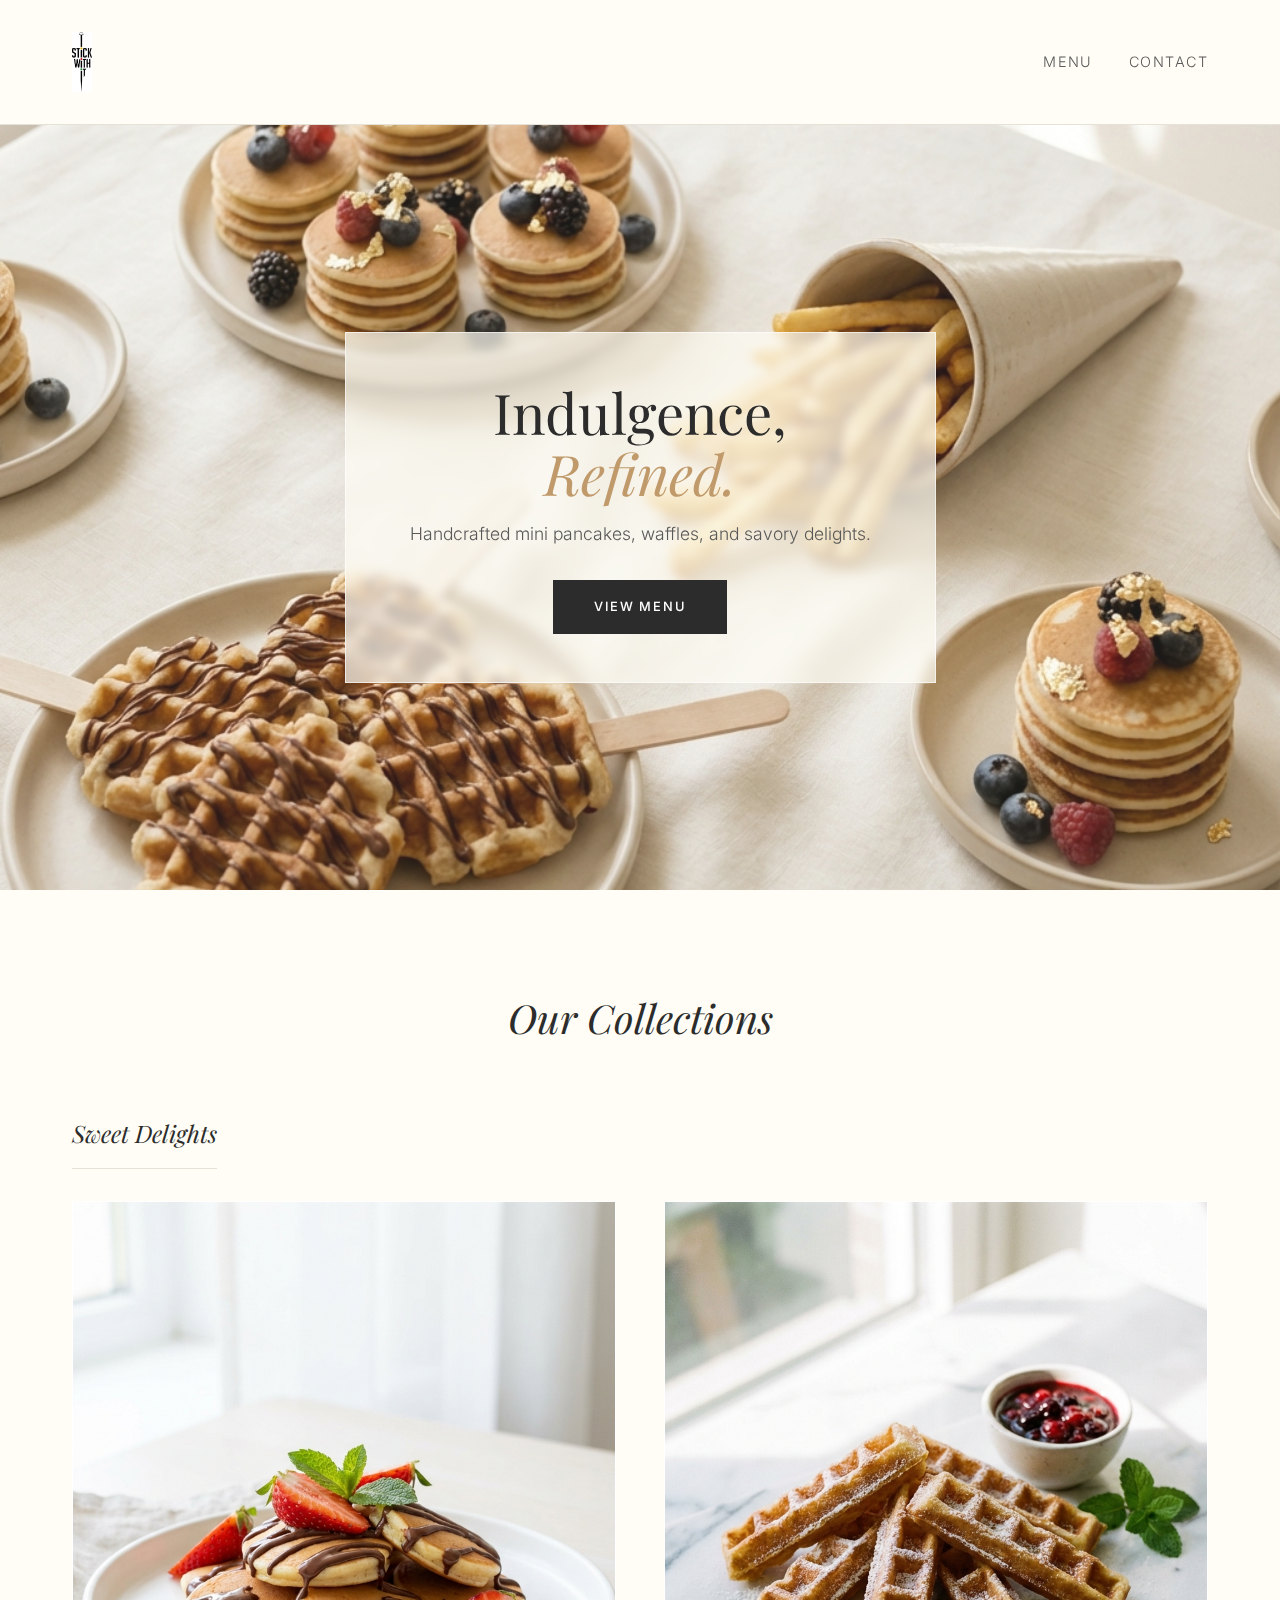
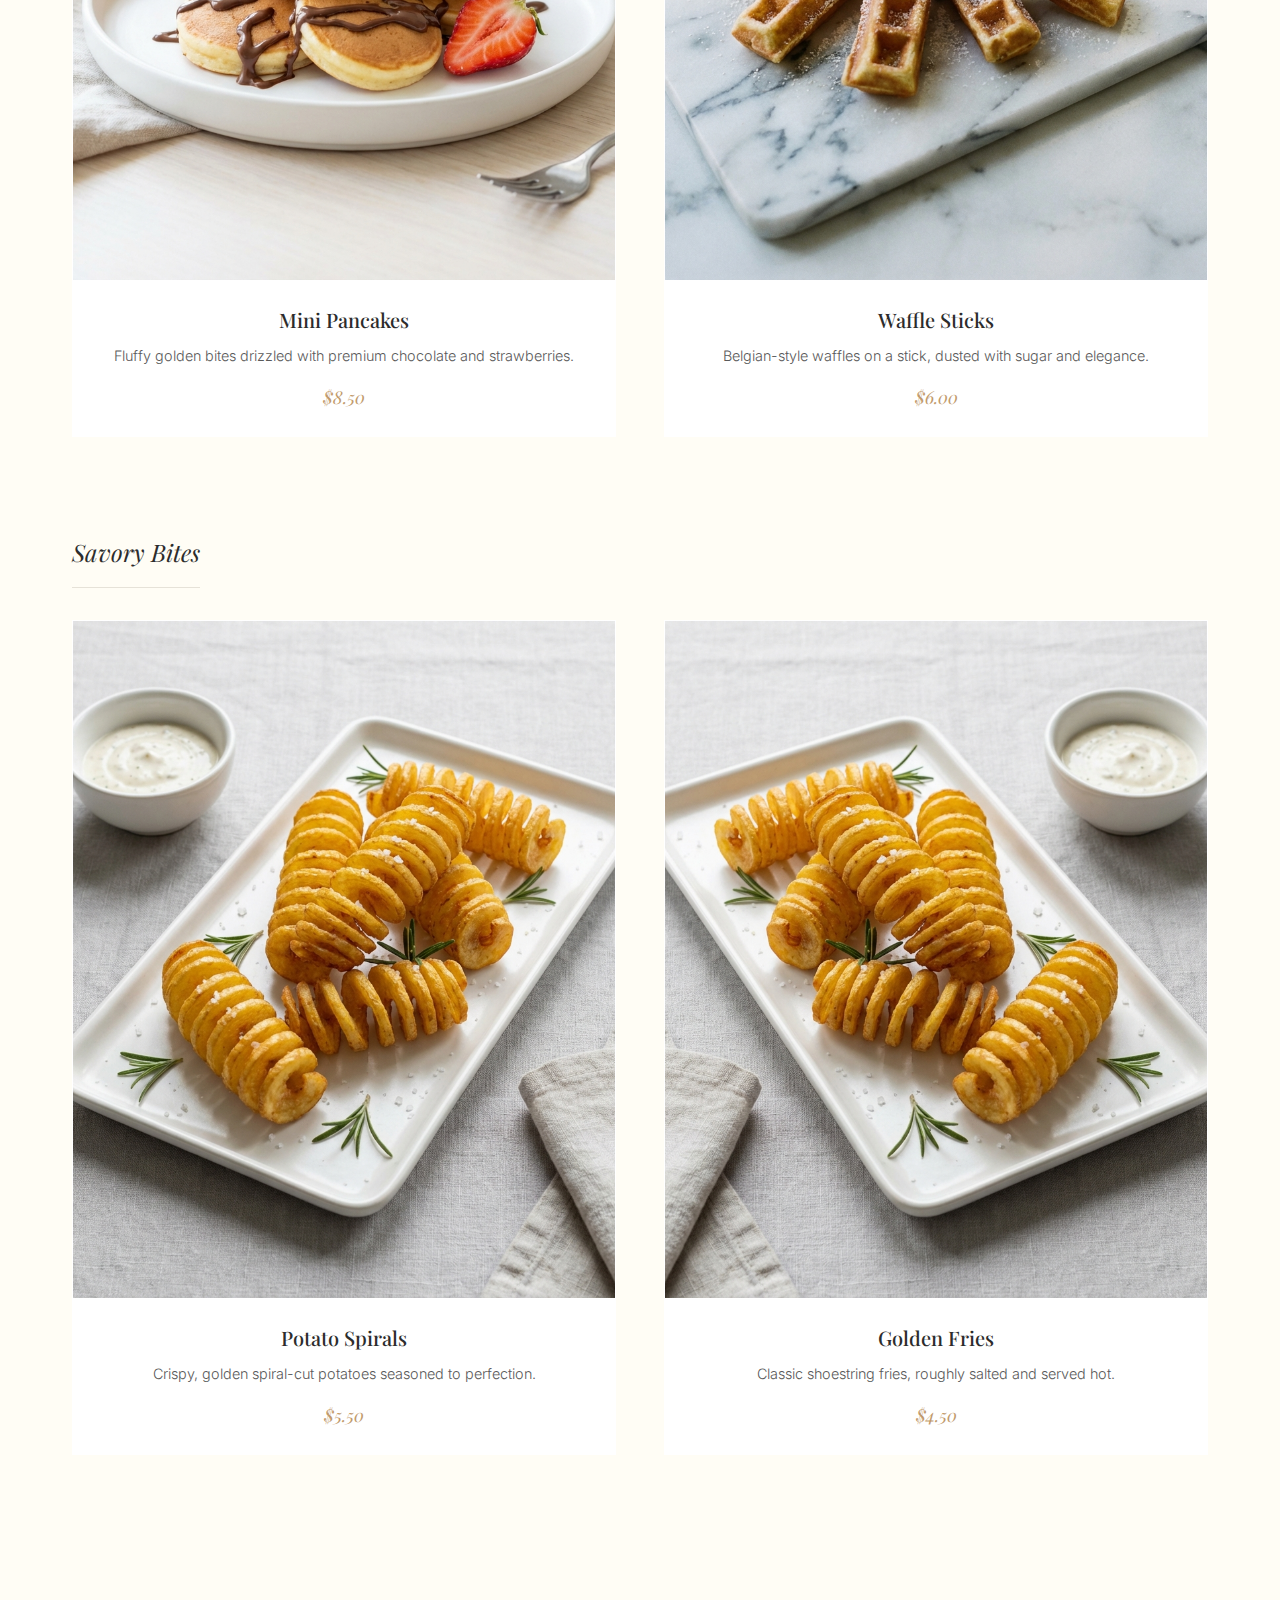
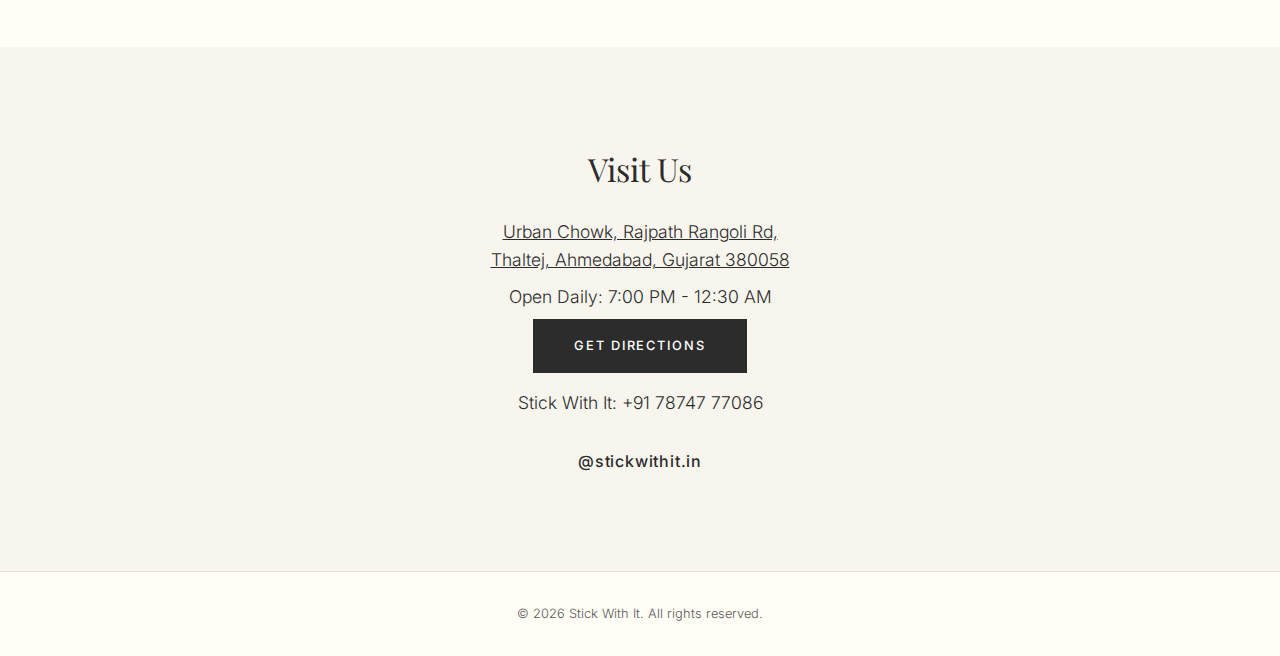
<file: index.html>
<!DOCTYPE html>
<html lang="en">

<head>
    <meta charset="UTF-8">
    <meta name="viewport" content="width=device-width, initial-scale=1.0">
    <title>Stick With It | Minimalist Desserts</title>
    <link rel="preconnect" href="https://fonts.googleapis.com">
    <link rel="preconnect" href="https://fonts.gstatic.com" crossorigin>
    <link
        href="https://fonts.googleapis.com/css2?family=Inter:wght@300;400;500&family=Playfair+Display:ital,wght@0,400;0,600;1,400&display=swap"
        rel="stylesheet">
    <link rel="stylesheet" href="styles.css">
</head>

<body>
    <header class="site-header">
        <div class="container header-content">
            <a href="#" class="logo-link">
                <img src="assets/logo.png" alt="Stick With It" class="logo-img">
            </a>
            <nav class="site-nav">
                <a href="#menu" class="nav-link">Menu</a>
                <a href="#contact" class="nav-link">Contact</a>
            </nav>
        </div>
    </header>

    <main>
        <section class="hero">
            <div class="hero-image-container">
                <img src="assets/hero.png" alt="Elegant dessert spread" class="hero-image">
            </div>
            <div class="hero-text-overlay">
                <h1 class="hero-title">Indulgence, <br><em>Refined.</em></h1>
                <p class="hero-subtitle">Handcrafted mini pancakes, waffles, and savory delights.</p>
                <a href="#menu" class="btn btn-primary">View Menu</a>
            </div>
        </section>

        <section id="menu" class="menu-section">
            <div class="container">
                <h2 class="section-title">Our Collections</h2>

                <div class="category-group">
                    <h3 class="category-title">Sweet Delights</h3>
                    <div class="product-grid">
                        <article class="product-card">
                            <div class="card-image-wrapper">
                                <img src="assets/pancakes.png" alt="Mini Pancakes" class="product-image">
                            </div>
                            <div class="card-content">
                                <h4 class="product-title">Mini Pancakes</h4>
                                <p class="product-desc">Fluffy golden bites drizzled with premium chocolate and
                                    strawberries.</p>
                                <span class="product-price">$8.50</span>
                            </div>
                        </article>

                        <article class="product-card">
                            <div class="card-image-wrapper">
                                <img src="assets/waffles.png" alt="Waffle Sticks" class="product-image">
                            </div>
                            <div class="card-content">
                                <h4 class="product-title">Waffle Sticks</h4>
                                <p class="product-desc">Belgian-style waffles on a stick, dusted with sugar and
                                    elegance.</p>
                                <span class="product-price">$6.00</span>
                            </div>
                        </article>
                    </div>
                </div>

                <div class="category-group">
                    <h3 class="category-title">Savory Bites</h3>
                    <div class="product-grid">
                        <article class="product-card">
                            <div class="card-image-wrapper">
                                <img src="assets/fries.png" alt="Potato Spirals" class="product-image">
                            </div>
                            <div class="card-content">
                                <h4 class="product-title">Potato Spirals</h4>
                                <p class="product-desc">Crispy, golden spiral-cut potatoes seasoned to perfection.</p>
                                <span class="product-price">$5.50</span>
                            </div>
                        </article>

                        <article class="product-card">
                            <!-- Placeholder for regular fries if needed, or reuse fries image for now -->
                            <div class="card-image-wrapper">
                                <img src="assets/fries.png" alt="Golden Fries" class="product-image"
                                    style="transform: scaleX(-1);"> <!-- Mirrored for variety -->
                            </div>
                            <div class="card-content">
                                <h4 class="product-title">Golden Fries</h4>
                                <p class="product-desc">Classic shoestring fries, roughly salted and served hot.</p>
                                <span class="product-price">$4.50</span>
                            </div>
                        </article>
                    </div>
                </div>
            </div>
        </section>

        <section id="contact" class="contact-section">
            <div class="container">
                <div class="contact-box">
                    <h2 class="contact-title">Visit Us</h2>
                    <p class="contact-text">
                        <a href="https://maps.app.goo.gl/DTcaXW2gYhM1CiKQ9" target="_blank"
                            style="text-decoration: underline;">
                            Urban Chowk, Rajpath Rangoli Rd,<br>
                            Thaltej, Ahmedabad, Gujarat 380058
                        </a>
                    </p>
                    <p class="contact-text">Open Daily: 7:00 PM - 12:30 AM</p>
                    <div class="contact-actions">
                        <a href="https://maps.app.goo.gl/DTcaXW2gYhM1CiKQ9" target="_blank" class="btn btn-primary"
                            style="margin-bottom: 1rem;">Get Directions</a>
                    </div>
                    <p class="contact-text">Stick With It: <a href="tel:+917874777086">+91 78747 77086</a></p>
                    <div class="social-links">
                        <a href="https://www.instagram.com/stickwithit.in/" target="_blank">@stickwithit.in</a>
                    </div>
                </div>
            </div>
        </section>
    </main>

    <footer class="site-footer">
        <div class="container">
            <p>&copy; 2026 Stick With It. All rights reserved.</p>
        </div>
    </footer>

    <script>
        // Universal Maps Link Logic
        document.addEventListener('DOMContentLoaded', function () {
            var isIOS = /iPad|iPhone|iPod|Macintosh/.test(navigator.userAgent) && !window.MSStream;
            var directionsBtn = document.getElementById('directions-btn');

            if (isIOS && directionsBtn) {
                // Open in Apple Maps on iOS devices
                // Using q=Name and ll=Coordinates
                directionsBtn.href = "http://maps.apple.com/?q=Stick+With+It&ll=23.0364297,72.4811852";
            }
        });
    </script>
</body>

</html>
</file>
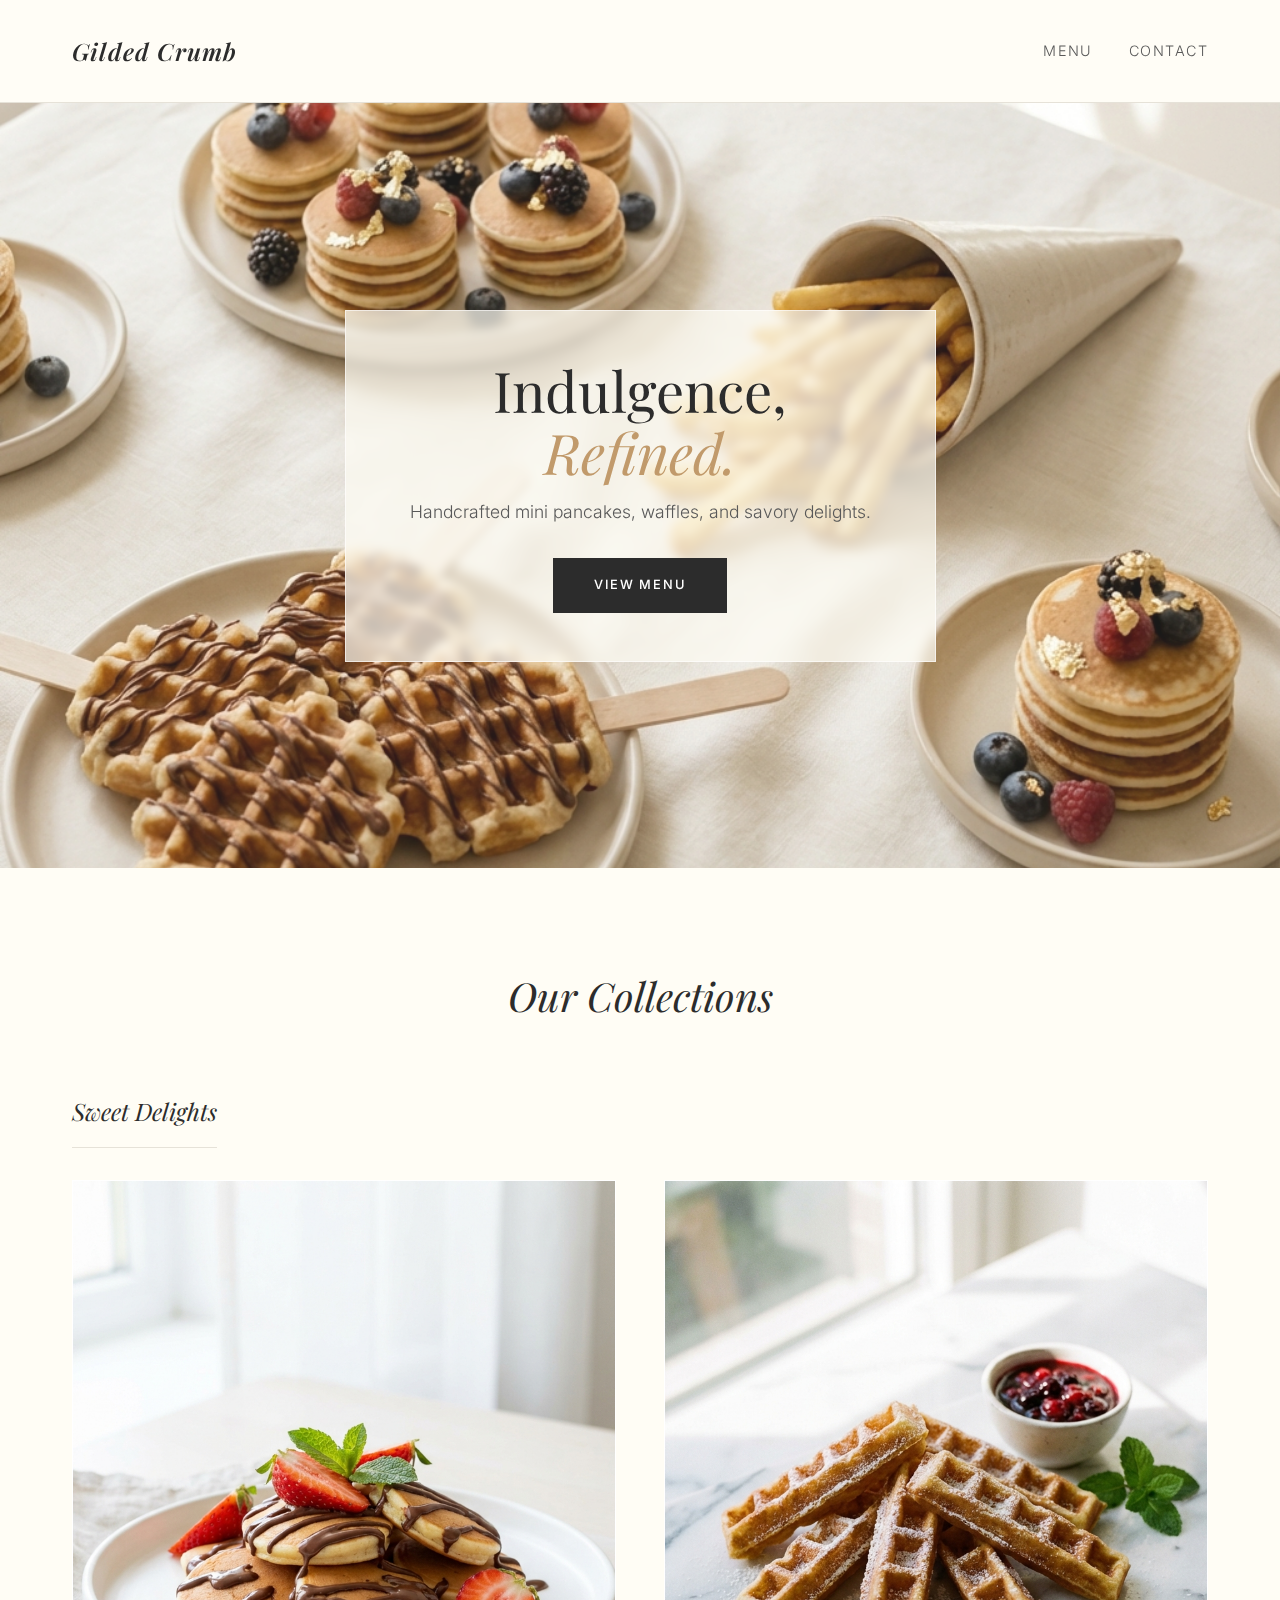
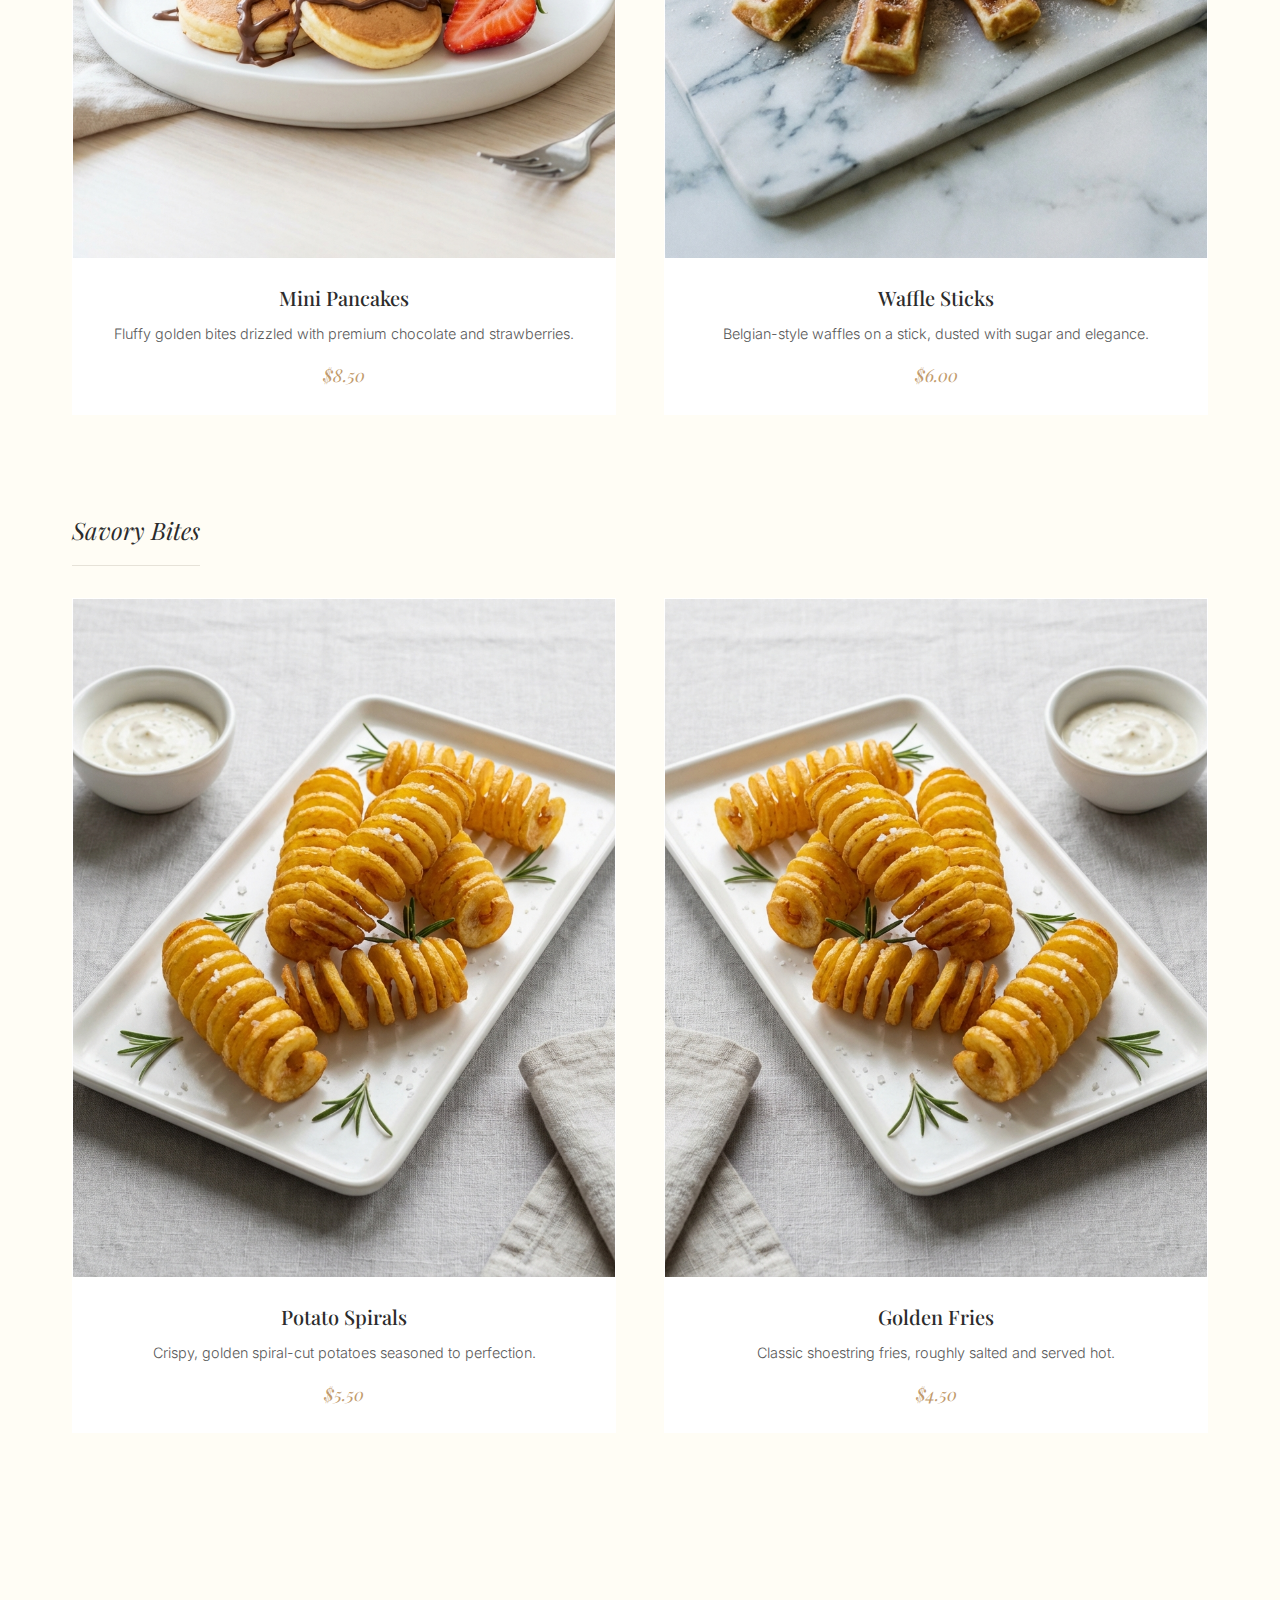
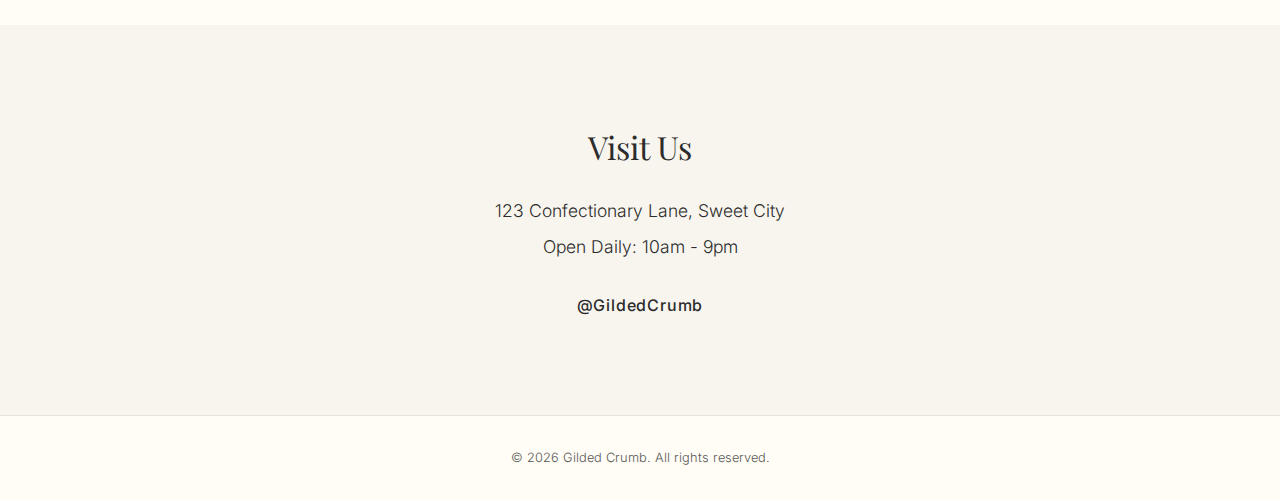
<file: stick-with-it/index.html>
<!DOCTYPE html>
<html lang="en">
<head>
    <meta charset="UTF-8">
    <meta name="viewport" content="width=device-width, initial-scale=1.0">
    <title>Gilded Crumb | Minimalist Desserts</title>
    <link rel="preconnect" href="https://fonts.googleapis.com">
    <link rel="preconnect" href="https://fonts.gstatic.com" crossorigin>
    <link href="https://fonts.googleapis.com/css2?family=Inter:wght@300;400;500&family=Playfair+Display:ital,wght@0,400;0,600;1,400&display=swap" rel="stylesheet">
    <link rel="stylesheet" href="styles.css">
</head>
<body>
    <header class="site-header">
        <div class="container header-content">
            <a href="#" class="logo">Gilded Crumb</a>
            <nav class="site-nav">
                <a href="#menu" class="nav-link">Menu</a>
                <a href="#contact" class="nav-link">Contact</a>
            </nav>
        </div>
    </header>

    <main>
        <section class="hero">
            <div class="hero-image-container">
                <img src="assets/hero.png" alt="Elegant dessert spread" class="hero-image">
            </div>
            <div class="hero-text-overlay">
                <h1 class="hero-title">Indulgence, <br><em>Refined.</em></h1>
                <p class="hero-subtitle">Handcrafted mini pancakes, waffles, and savory delights.</p>
                <a href="#menu" class="btn btn-primary">View Menu</a>
            </div>
        </section>

        <section id="menu" class="menu-section">
            <div class="container">
                <h2 class="section-title">Our Collections</h2>
                
                <div class="category-group">
                    <h3 class="category-title">Sweet Delights</h3>
                    <div class="product-grid">
                        <article class="product-card">
                            <div class="card-image-wrapper">
                                <img src="assets/pancakes.png" alt="Mini Pancakes" class="product-image">
                            </div>
                            <div class="card-content">
                                <h4 class="product-title">Mini Pancakes</h4>
                                <p class="product-desc">Fluffy golden bites drizzled with premium chocolate and strawberries.</p>
                                <span class="product-price">$8.50</span>
                            </div>
                        </article>

                        <article class="product-card">
                            <div class="card-image-wrapper">
                                <img src="assets/waffles.png" alt="Waffle Sticks" class="product-image">
                            </div>
                            <div class="card-content">
                                <h4 class="product-title">Waffle Sticks</h4>
                                <p class="product-desc">Belgian-style waffles on a stick, dusted with sugar and elegance.</p>
                                <span class="product-price">$6.00</span>
                            </div>
                        </article>
                    </div>
                </div>

                <div class="category-group">
                    <h3 class="category-title">Savory Bites</h3>
                    <div class="product-grid">
                        <article class="product-card">
                            <div class="card-image-wrapper">
                                <img src="assets/fries.png" alt="Potato Spirals" class="product-image">
                            </div>
                            <div class="card-content">
                                <h4 class="product-title">Potato Spirals</h4>
                                <p class="product-desc">Crispy, golden spiral-cut potatoes seasoned to perfection.</p>
                                <span class="product-price">$5.50</span>
                            </div>
                        </article>
                        
                         <article class="product-card">
                            <!-- Placeholder for regular fries if needed, or reuse fries image for now -->
                             <div class="card-image-wrapper">
                                <img src="assets/fries.png" alt="Golden Fries" class="product-image" style="transform: scaleX(-1);"> <!-- Mirrored for variety -->
                            </div>
                            <div class="card-content">
                                <h4 class="product-title">Golden Fries</h4>
                                <p class="product-desc">Classic shoestring fries, roughly salted and served hot.</p>
                                <span class="product-price">$4.50</span>
                            </div>
                        </article>
                    </div>
                </div>
            </div>
        </section>

        <section id="contact" class="contact-section">
            <div class="container">
                <div class="contact-box">
                    <h2 class="contact-title">Visit Us</h2>
                    <p class="contact-text">123 Confectionary Lane, Sweet City</p>
                    <p class="contact-text">Open Daily: 10am - 9pm</p>
                    <div class="social-links">
                        <span>@GildedCrumb</span>
                    </div>
                </div>
            </div>
        </section>
    </main>

    <footer class="site-footer">
        <div class="container">
            <p>&copy; 2026 Gilded Crumb. All rights reserved.</p>
        </div>
    </footer>
</body>
</html>
</file>
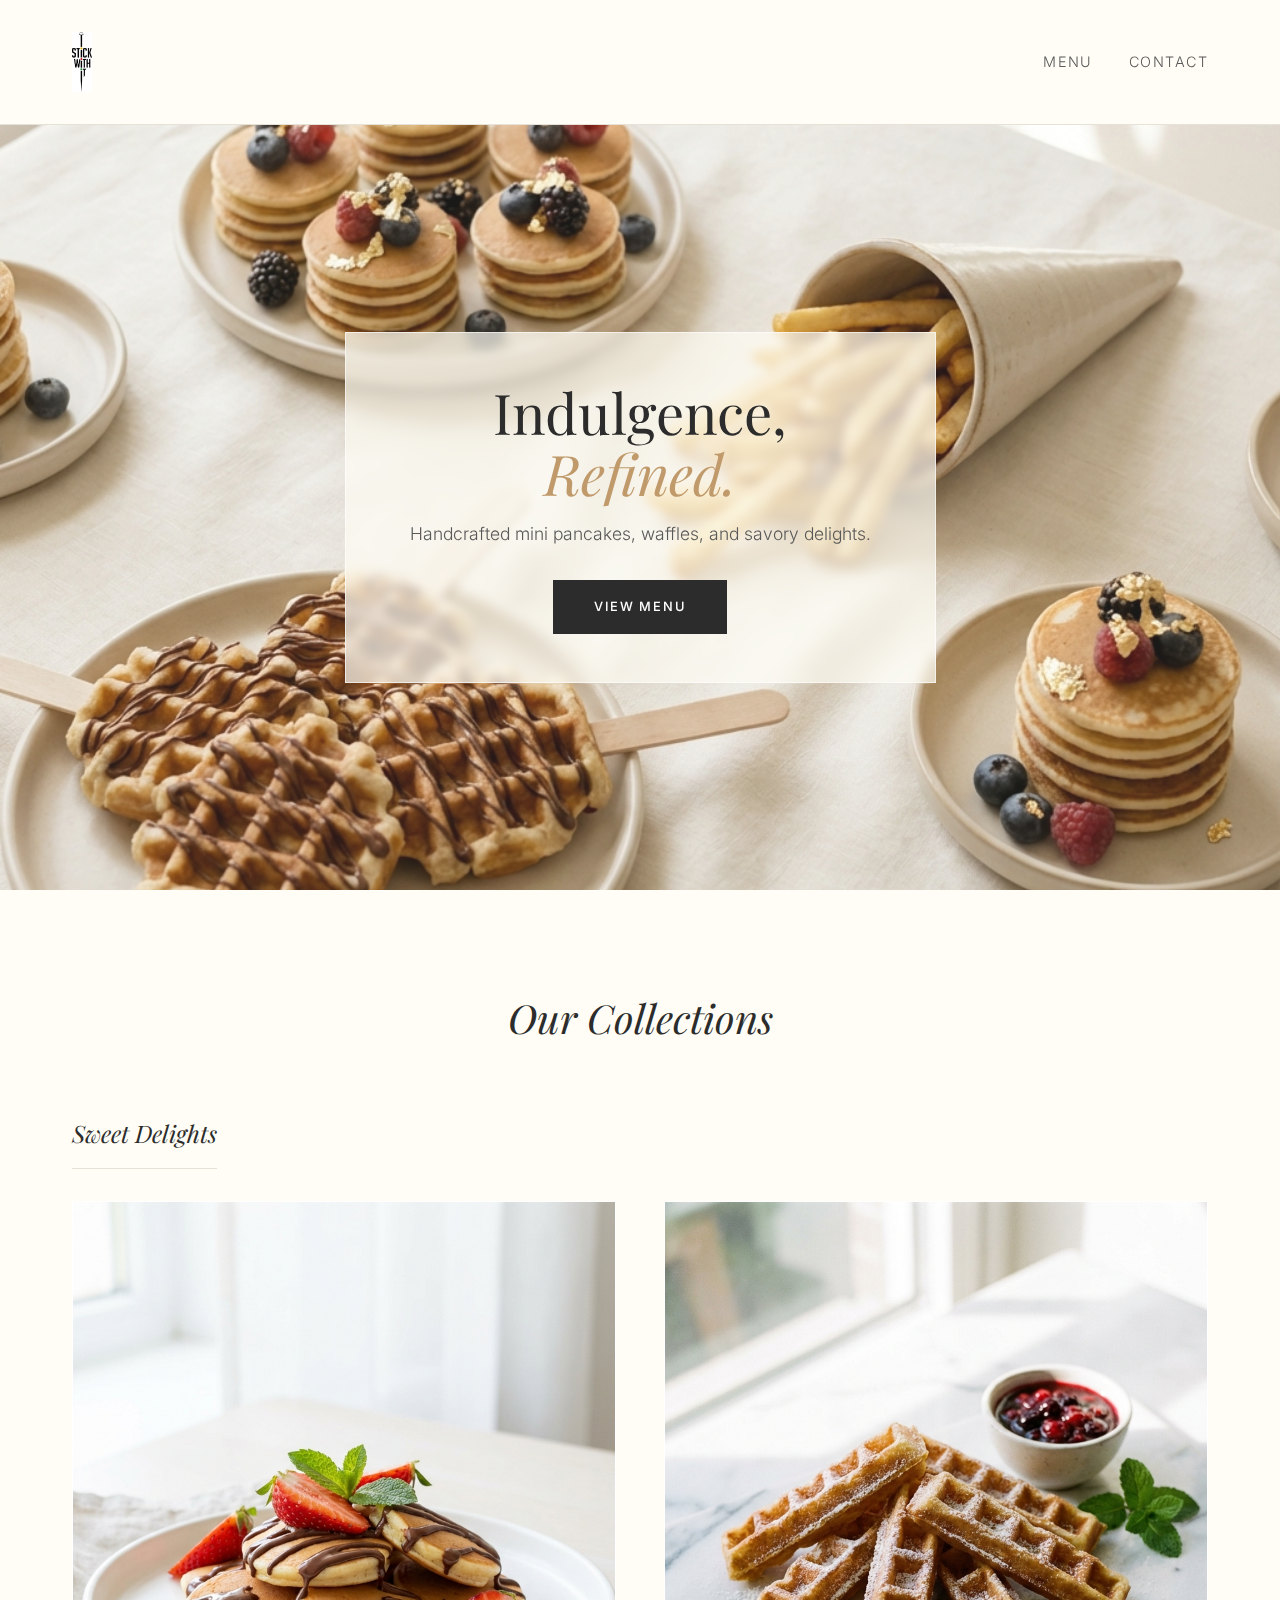
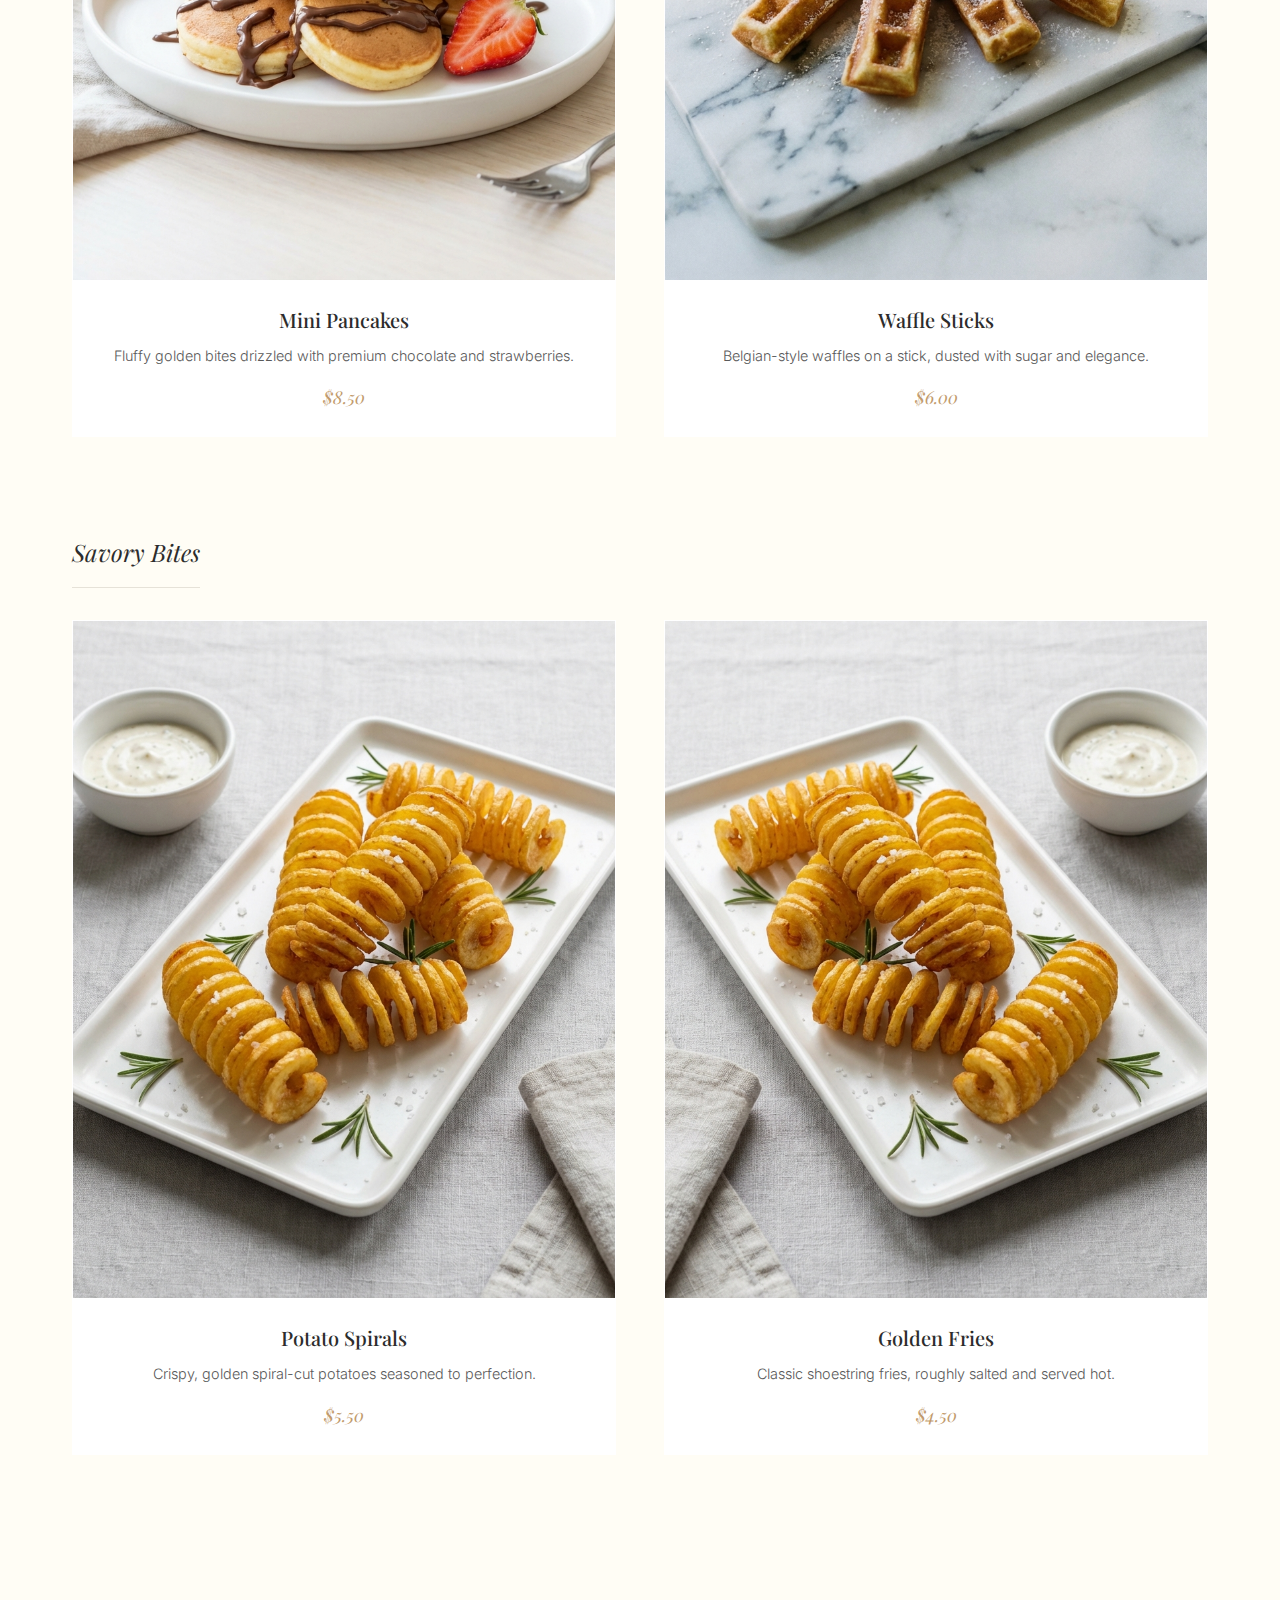
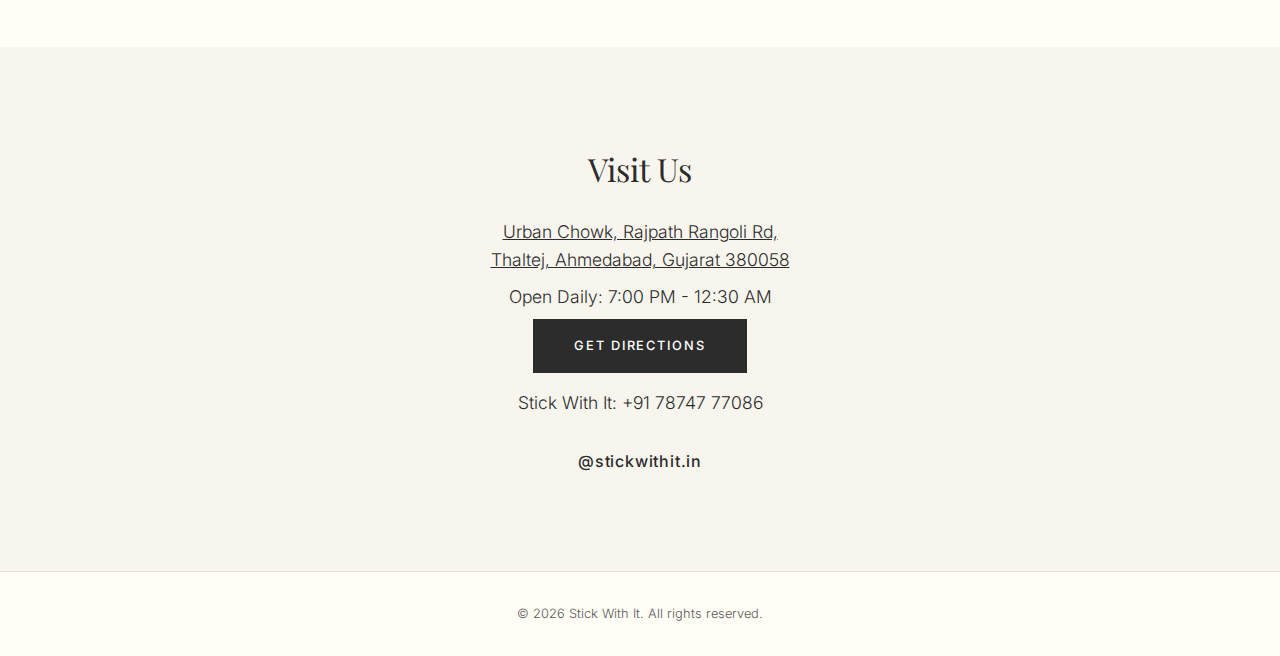
<file: index_bundled.html>
<!DOCTYPE html>
<html lang="en">

<head>
    <meta charset="UTF-8">
    <meta name="viewport" content="width=device-width, initial-scale=1.0">
    <title>Stick With It | Minimalist Desserts</title>
    <link rel="preconnect" href="https://fonts.googleapis.com">
    <link rel="preconnect" href="https://fonts.gstatic.com" crossorigin>
    <link
        href="https://fonts.googleapis.com/css2?family=Inter:wght@300;400;500&family=Playfair+Display:ital,wght@0,400;0,600;1,400&display=swap"
        rel="stylesheet">
    <style>
        :root {
            /* Colors */
            --bg-color: #FFFDF5;
            --text-color: #2C2C2C;
            --text-light: #595959;
            --accent-color: #C19A6B;
            /* Warm Gold */
            --accent-hover: #A07E54;
            --white: #FFFFFF;
            --border-color: #E6E2D8;

            /* Typography */
            --font-heading: 'Playfair Display', serif;
            --font-body: 'Inter', sans-serif;
        }

        * {
            margin: 0;
            padding: 0;
            box-sizing: border-box;
        }

        html {
            scroll-behavior: smooth;
        }

        body {
            background-color: var(--bg-color);
            color: var(--text-color);
            font-family: var(--font-body);
            font-weight: 300;
            line-height: 1.6;
            -webkit-font-smoothing: antialiased;
        }

        h1,
        h2,
        h3,
        h4 {
            font-family: var(--font-heading);
            font-weight: 400;
            color: var(--text-color);
        }

        .container {
            max-width: 1200px;
            margin: 0 auto;
            padding: 0 2rem;
        }

        a {
            text-decoration: none;
            color: inherit;
            transition: opacity 0.3s ease;
        }

        img {
            max-width: 100%;
            display: block;
        }

        /* Header */
        .site-header {
            background-color: rgba(255, 253, 245, 0.95);
            backdrop-filter: blur(10px);
            padding: 2rem 0;
            position: sticky;
            top: 0;
            z-index: 100;
            border-bottom: 1px solid transparent;
            transition: border-color 0.3s ease;
        }

        .site-header:hover {
            border-bottom-color: var(--border-color);
        }

        .header-content {
            display: flex;
            justify-content: space-between;
            align-items: center;
        }

        .logo-img {
            height: 60px;
            width: auto;
            display: block;
        }

        .nav-link {
            margin-left: 2rem;
            font-size: 0.9rem;
            text-transform: uppercase;
            letter-spacing: 0.1em;
            color: var(--text-light);
        }

        .nav-link:hover {
            color: var(--accent-color);
        }

        /* Hero */
        .hero {
            position: relative;
            height: 85vh;
            overflow: hidden;
            display: flex;
            align-items: center;
            justify-content: center;
        }

        .hero-image-container {
            position: absolute;
            top: 0;
            left: 0;
            width: 100%;
            height: 100%;
            z-index: 1;
        }

        .hero-image {
            width: 100%;
            height: 100%;
            object-fit: cover;
            opacity: 0.9;
        }

        .hero-text-overlay {
            position: relative;
            z-index: 2;
            text-align: center;
            background: rgba(255, 253, 245, 0.7);
            /* Light overlay for readability */
            padding: 3rem 4rem;
            backdrop-filter: blur(5px);
            border: 1px solid rgba(255, 255, 255, 0.6);
            max-width: 600px;
            margin: 0 1rem;
            animation: fadeIn 1s ease-out;
        }

        .hero-title {
            font-size: 3.5rem;
            line-height: 1.1;
            margin-bottom: 1rem;
        }

        .hero-title em {
            font-family: var(--font-heading);
            font-style: italic;
            color: var(--accent-color);
        }

        .hero-subtitle {
            font-size: 1.1rem;
            color: var(--text-light);
            margin-bottom: 2rem;
        }

        .btn {
            display: inline-block;
            padding: 1rem 2.5rem;
            border: 1px solid var(--text-color);
            text-transform: uppercase;
            font-size: 0.8rem;
            letter-spacing: 0.15em;
            font-weight: 500;
            transition: all 0.3s ease;
        }

        .btn-primary {
            background: var(--text-color);
            color: var(--white);
            border-color: var(--text-color);
        }

        .btn-primary:hover {
            background: transparent;
            color: var(--text-color);
        }

        /* Menu Section */
        .menu-section {
            padding: 6rem 0;
        }

        .section-title {
            text-align: center;
            font-size: 2.5rem;
            margin-bottom: 4rem;
            font-style: italic;
        }

        .category-group {
            margin-bottom: 6rem;
        }

        .category-title {
            font-size: 1.5rem;
            margin-bottom: 2rem;
            padding-bottom: 1rem;
            border-bottom: 1px solid var(--border-color);
            display: inline-block;
            font-style: italic;
        }

        .product-grid {
            display: grid;
            grid-template-columns: repeat(auto-fit, minmax(300px, 1fr));
            gap: 3rem;
        }

        .product-card {
            background: var(--white);
            border: 1px solid transparent;
            transition: all 0.4s ease;
        }

        .product-card:hover {
            transform: translateY(-5px);
            box-shadow: 0 20px 40px rgba(0, 0, 0, 0.03);
            border-color: var(--border-color);
        }

        .card-image-wrapper {
            overflow: hidden;
            aspect-ratio: 4/5;
        }

        .product-image {
            width: 100%;
            height: 100%;
            object-fit: cover;
            transition: transform 0.6s ease;
        }

        .product-card:hover .product-image {
            transform: scale(1.05);
        }

        .card-content {
            padding: 1.5rem 0;
            text-align: center;
        }

        .product-title {
            font-size: 1.25rem;
            font-weight: 500;
            margin-bottom: 0.5rem;
        }

        .product-desc {
            font-size: 0.9rem;
            color: var(--text-light);
            margin-bottom: 1rem;
            padding: 0 1rem;
        }

        .product-price {
            font-family: var(--font-heading);
            font-style: italic;
            font-size: 1.1rem;
            color: var(--accent-color);
        }

        /* Contact & Footer */
        .contact-section {
            background-color: #F8F5EE;
            /* Slightly darker cream */
            padding: 6rem 0;
            text-align: center;
        }

        .contact-box {
            max-width: 500px;
            margin: 0 auto;
        }

        .contact-title {
            font-size: 2rem;
            margin-bottom: 1.5rem;
        }

        .contact-text {
            font-size: 1.1rem;
            margin-bottom: 0.5rem;
        }

        .social-links {
            margin-top: 2rem;
            font-weight: 500;
            letter-spacing: 0.05em;
        }

        .site-footer {
            padding: 2rem 0;
            text-align: center;
            font-size: 0.8rem;
            color: var(--text-light);
            border-top: 1px solid var(--border-color);
        }

        /* Animations */
        @keyframes fadeIn {
            from {
                opacity: 0;
                transform: translateY(20px);
            }

            to {
                opacity: 1;
                transform: translateY(0);
            }
        }

        /* Responsive */
        @media (max-width: 768px) {
            .hero-title {
                font-size: 2.5rem;
            }

            .hero-text-overlay {
                padding: 2rem;
            }

            .product-grid {
                gap: 2rem;
            }
        }
    </style>
</head>

<body>
    <header class="site-header">
        <div class="container header-content">
            <a href="#" class="logo-link">
                <img src="assets/logo.png" alt="Stick With It" class="logo-img">
            </a>
            <nav class="site-nav">
                <a href="#menu" class="nav-link">Menu</a>
                <a href="#contact" class="nav-link">Contact</a>
            </nav>
        </div>
    </header>

    <main>
        <section class="hero">
            <div class="hero-image-container">
                <img src="assets/hero.png" alt="Elegant dessert spread" class="hero-image">
            </div>
            <div class="hero-text-overlay">
                <h1 class="hero-title">Indulgence, <br><em>Refined.</em></h1>
                <p class="hero-subtitle">Handcrafted mini pancakes, waffles, and savory delights.</p>
                <a href="#menu" class="btn btn-primary">View Menu</a>
            </div>
        </section>

        <section id="menu" class="menu-section">
            <div class="container">
                <h2 class="section-title">Our Collections</h2>

                <div class="category-group">
                    <h3 class="category-title">Sweet Delights</h3>
                    <div class="product-grid">
                        <article class="product-card">
                            <div class="card-image-wrapper">
                                <img src="assets/pancakes.png" alt="Mini Pancakes" class="product-image">
                            </div>
                            <div class="card-content">
                                <h4 class="product-title">Mini Pancakes</h4>
                                <p class="product-desc">Fluffy golden bites drizzled with premium chocolate and
                                    strawberries.</p>
                                <span class="product-price">$8.50</span>
                            </div>
                        </article>

                        <article class="product-card">
                            <div class="card-image-wrapper">
                                <img src="assets/waffles.png" alt="Waffle Sticks" class="product-image">
                            </div>
                            <div class="card-content">
                                <h4 class="product-title">Waffle Sticks</h4>
                                <p class="product-desc">Belgian-style waffles on a stick, dusted with sugar and
                                    elegance.</p>
                                <span class="product-price">$6.00</span>
                            </div>
                        </article>
                    </div>
                </div>

                <div class="category-group">
                    <h3 class="category-title">Savory Bites</h3>
                    <div class="product-grid">
                        <article class="product-card">
                            <div class="card-image-wrapper">
                                <img src="assets/fries.png" alt="Potato Spirals" class="product-image">
                            </div>
                            <div class="card-content">
                                <h4 class="product-title">Potato Spirals</h4>
                                <p class="product-desc">Crispy, golden spiral-cut potatoes seasoned to perfection.</p>
                                <span class="product-price">$5.50</span>
                            </div>
                        </article>

                        <article class="product-card">
                            <!-- Placeholder for regular fries if needed, or reuse fries image for now -->
                            <div class="card-image-wrapper">
                                <img src="assets/fries.png" alt="Golden Fries" class="product-image"
                                    style="transform: scaleX(-1);"> <!-- Mirrored for variety -->
                            </div>
                            <div class="card-content">
                                <h4 class="product-title">Golden Fries</h4>
                                <p class="product-desc">Classic shoestring fries, roughly salted and served hot.</p>
                                <span class="product-price">$4.50</span>
                            </div>
                        </article>
                    </div>
                </div>
            </div>
        </section>

        <section id="contact" class="contact-section">
            <div class="container">
                <div class="contact-box">
                    <h2 class="contact-title">Visit Us</h2>
                    <p class="contact-text">
                        <a href="https://maps.app.goo.gl/DTcaXW2gYhM1CiKQ9" target="_blank"
                            style="text-decoration: underline;">
                            Urban Chowk, Rajpath Rangoli Rd,<br>
                            Thaltej, Ahmedabad, Gujarat 380058
                        </a>
                    </p>
                    <p class="contact-text">Open Daily: 7:00 PM - 12:30 AM</p>
                    <div class="contact-actions">
                        <a href="https://maps.app.goo.gl/DTcaXW2gYhM1CiKQ9" target="_blank" class="btn btn-primary"
                            style="margin-bottom: 1rem;">Get Directions</a>
                    </div>
                    <p class="contact-text">Stick With It: <a href="tel:+917874777086">+91 78747 77086</a></p>
                    <div class="social-links">
                        <a href="https://www.instagram.com/stickwithit.in/" target="_blank">@stickwithit.in</a>
                    </div>
                </div>
            </div>
        </section>
    </main>

    <footer class="site-footer">
        <div class="container">
            <p>&copy; 2026 Stick With It. All rights reserved.</p>
        </div>
    </footer>

    <script>
        // Universal Maps Link Logic
        document.addEventListener('DOMContentLoaded', function () {
            var isIOS = /iPad|iPhone|iPod|Macintosh/.test(navigator.userAgent) && !window.MSStream;
            var directionsBtn = document.getElementById('directions-btn');

            if (isIOS && directionsBtn) {
                // Open in Apple Maps on iOS devices
                // Using q=Name and ll=Coordinates
                directionsBtn.href = "http://maps.apple.com/?q=Stick+With+It&ll=23.0364297,72.4811852";
            }
        });
    </script>
</body>

</html>
</file>
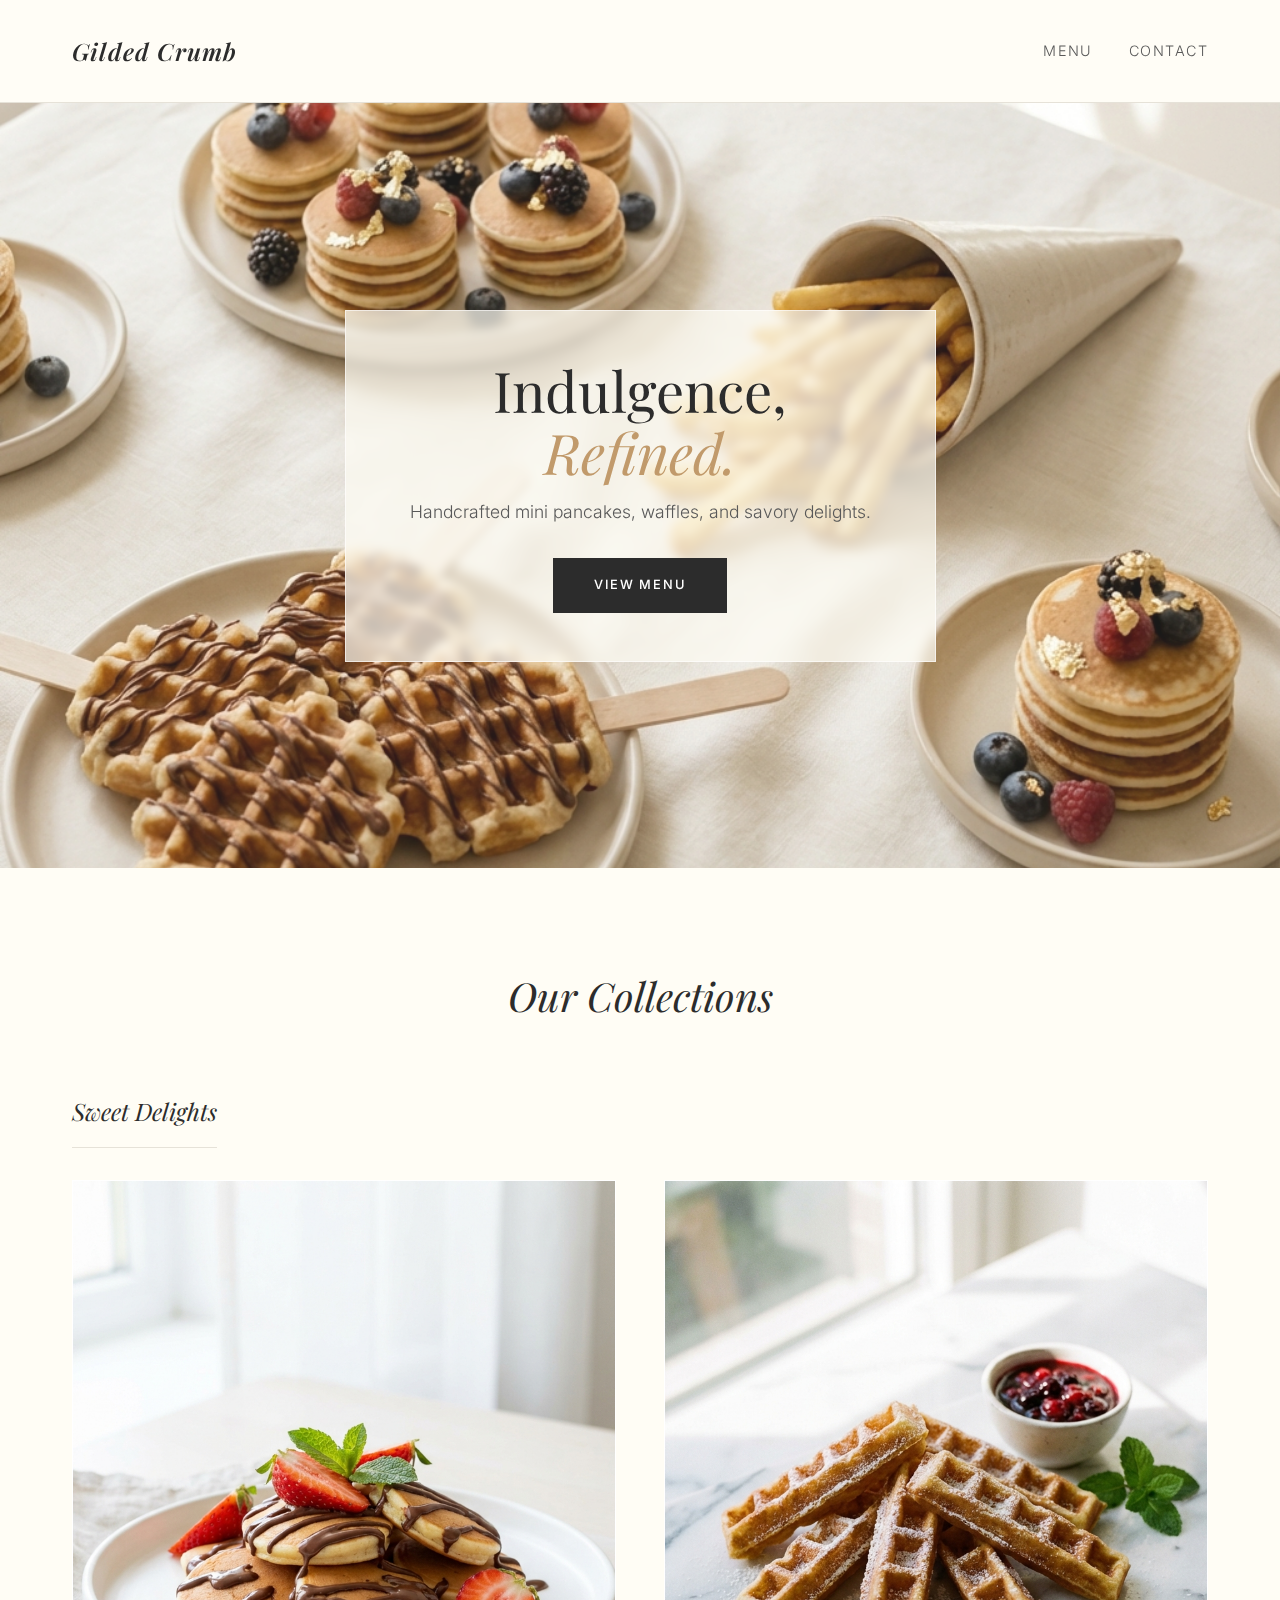
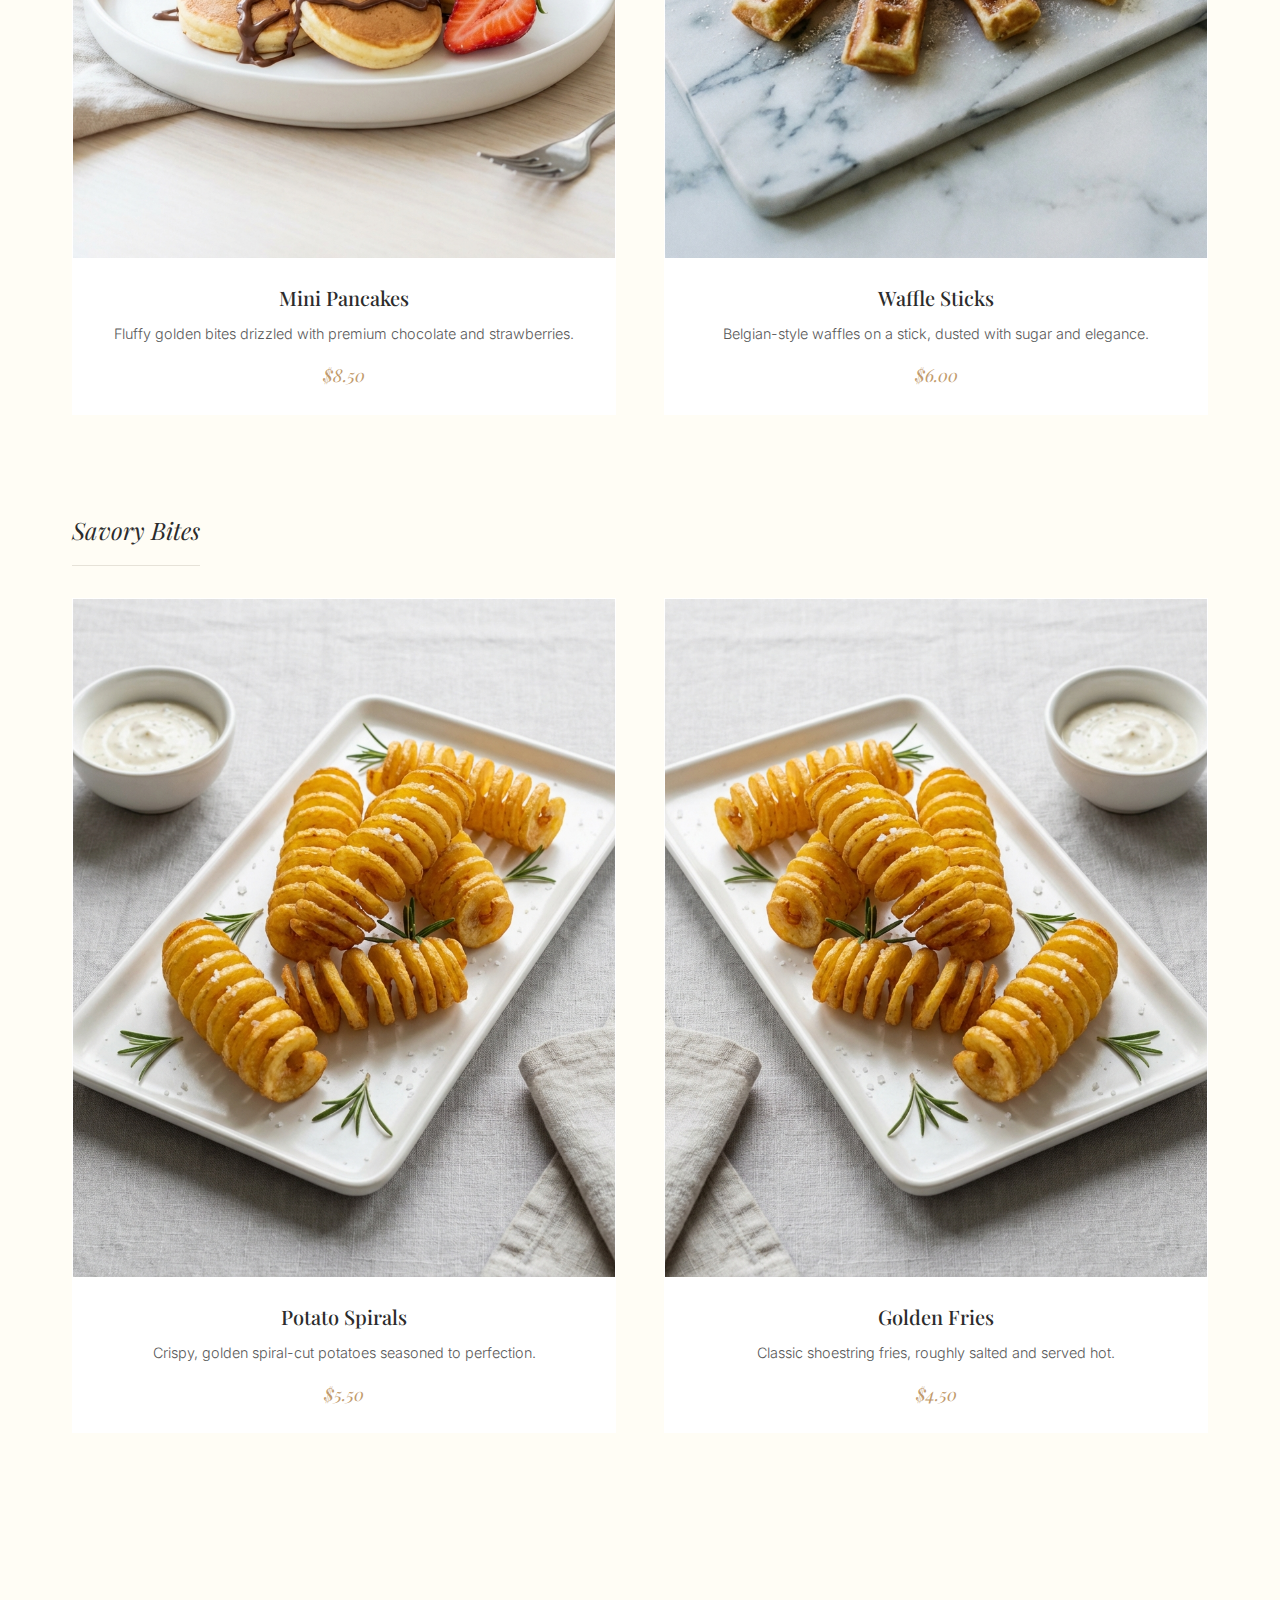
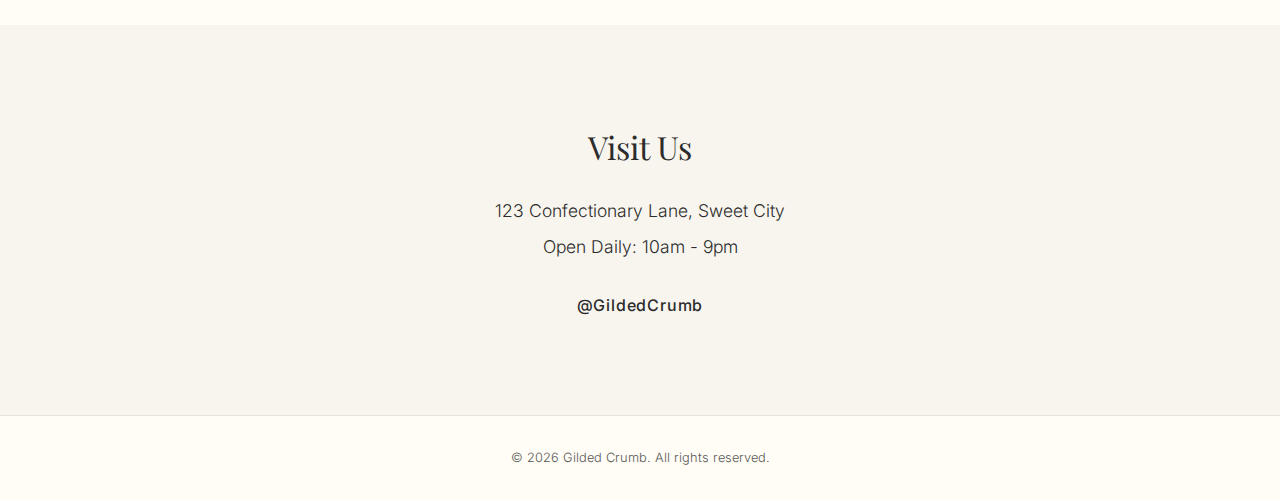
<file: stick-with-it/index_bundled.html>
<!DOCTYPE html>
<html lang="en">

<head>
    <meta charset="UTF-8">
    <meta name="viewport" content="width=device-width, initial-scale=1.0">
    <title>Gilded Crumb | Minimalist Desserts</title>
    <link rel="preconnect" href="https://fonts.googleapis.com">
    <link rel="preconnect" href="https://fonts.gstatic.com" crossorigin>
    <link
        href="https://fonts.googleapis.com/css2?family=Inter:wght@300;400;500&family=Playfair+Display:ital,wght@0,400;0,600;1,400&display=swap"
        rel="stylesheet">
    <style>
        :root {
            /* Colors */
            --bg-color: #FFFDF5;
            --text-color: #2C2C2C;
            --text-light: #595959;
            --accent-color: #C19A6B;
            /* Warm Gold */
            --accent-hover: #A07E54;
            --white: #FFFFFF;
            --border-color: #E6E2D8;

            /* Typography */
            --font-heading: 'Playfair Display', serif;
            --font-body: 'Inter', sans-serif;
        }

        * {
            margin: 0;
            padding: 0;
            box-sizing: border-box;
        }

        html {
            scroll-behavior: smooth;
        }

        body {
            background-color: var(--bg-color);
            color: var(--text-color);
            font-family: var(--font-body);
            font-weight: 300;
            line-height: 1.6;
            -webkit-font-smoothing: antialiased;
        }

        h1,
        h2,
        h3,
        h4 {
            font-family: var(--font-heading);
            font-weight: 400;
            color: var(--text-color);
        }

        .container {
            max-width: 1200px;
            margin: 0 auto;
            padding: 0 2rem;
        }

        a {
            text-decoration: none;
            color: inherit;
            transition: opacity 0.3s ease;
        }

        img {
            max-width: 100%;
            display: block;
        }

        /* Header */
        .site-header {
            background-color: rgba(255, 253, 245, 0.95);
            backdrop-filter: blur(10px);
            padding: 2rem 0;
            position: sticky;
            top: 0;
            z-index: 100;
            border-bottom: 1px solid transparent;
            transition: border-color 0.3s ease;
        }

        .site-header:hover {
            border-bottom-color: var(--border-color);
        }

        .header-content {
            display: flex;
            justify-content: space-between;
            align-items: center;
        }

        .logo {
            font-family: var(--font-heading);
            font-size: 1.5rem;
            letter-spacing: 0.05em;
            font-weight: 600;
            font-style: italic;
        }

        .nav-link {
            margin-left: 2rem;
            font-size: 0.9rem;
            text-transform: uppercase;
            letter-spacing: 0.1em;
            color: var(--text-light);
        }

        .nav-link:hover {
            color: var(--accent-color);
        }

        /* Hero */
        .hero {
            position: relative;
            height: 85vh;
            overflow: hidden;
            display: flex;
            align-items: center;
            justify-content: center;
        }

        .hero-image-container {
            position: absolute;
            top: 0;
            left: 0;
            width: 100%;
            height: 100%;
            z-index: 1;
        }

        .hero-image {
            width: 100%;
            height: 100%;
            object-fit: cover;
            opacity: 0.9;
        }

        .hero-text-overlay {
            position: relative;
            z-index: 2;
            text-align: center;
            background: rgba(255, 253, 245, 0.7);
            /* Light overlay for readability */
            padding: 3rem 4rem;
            backdrop-filter: blur(5px);
            border: 1px solid rgba(255, 255, 255, 0.6);
            max-width: 600px;
            margin: 0 1rem;
            animation: fadeIn 1s ease-out;
        }

        .hero-title {
            font-size: 3.5rem;
            line-height: 1.1;
            margin-bottom: 1rem;
        }

        .hero-title em {
            font-family: var(--font-heading);
            font-style: italic;
            color: var(--accent-color);
        }

        .hero-subtitle {
            font-size: 1.1rem;
            color: var(--text-light);
            margin-bottom: 2rem;
        }

        .btn {
            display: inline-block;
            padding: 1rem 2.5rem;
            border: 1px solid var(--text-color);
            text-transform: uppercase;
            font-size: 0.8rem;
            letter-spacing: 0.15em;
            font-weight: 500;
            transition: all 0.3s ease;
        }

        .btn-primary {
            background: var(--text-color);
            color: var(--white);
            border-color: var(--text-color);
        }

        .btn-primary:hover {
            background: transparent;
            color: var(--text-color);
        }

        /* Menu Section */
        .menu-section {
            padding: 6rem 0;
        }

        .section-title {
            text-align: center;
            font-size: 2.5rem;
            margin-bottom: 4rem;
            font-style: italic;
        }

        .category-group {
            margin-bottom: 6rem;
        }

        .category-title {
            font-size: 1.5rem;
            margin-bottom: 2rem;
            padding-bottom: 1rem;
            border-bottom: 1px solid var(--border-color);
            display: inline-block;
            font-style: italic;
        }

        .product-grid {
            display: grid;
            grid-template-columns: repeat(auto-fit, minmax(300px, 1fr));
            gap: 3rem;
        }

        .product-card {
            background: var(--white);
            border: 1px solid transparent;
            transition: all 0.4s ease;
        }

        .product-card:hover {
            transform: translateY(-5px);
            box-shadow: 0 20px 40px rgba(0, 0, 0, 0.03);
            border-color: var(--border-color);
        }

        .card-image-wrapper {
            overflow: hidden;
            aspect-ratio: 4/5;
        }

        .product-image {
            width: 100%;
            height: 100%;
            object-fit: cover;
            transition: transform 0.6s ease;
        }

        .product-card:hover .product-image {
            transform: scale(1.05);
        }

        .card-content {
            padding: 1.5rem 0;
            text-align: center;
        }

        .product-title {
            font-size: 1.25rem;
            font-weight: 500;
            margin-bottom: 0.5rem;
        }

        .product-desc {
            font-size: 0.9rem;
            color: var(--text-light);
            margin-bottom: 1rem;
            padding: 0 1rem;
        }

        .product-price {
            font-family: var(--font-heading);
            font-style: italic;
            font-size: 1.1rem;
            color: var(--accent-color);
        }

        /* Contact & Footer */
        .contact-section {
            background-color: #F8F5EE;
            /* Slightly darker cream */
            padding: 6rem 0;
            text-align: center;
        }

        .contact-box {
            max-width: 500px;
            margin: 0 auto;
        }

        .contact-title {
            font-size: 2rem;
            margin-bottom: 1.5rem;
        }

        .contact-text {
            font-size: 1.1rem;
            margin-bottom: 0.5rem;
        }

        .social-links {
            margin-top: 2rem;
            font-weight: 500;
            letter-spacing: 0.05em;
        }

        .site-footer {
            padding: 2rem 0;
            text-align: center;
            font-size: 0.8rem;
            color: var(--text-light);
            border-top: 1px solid var(--border-color);
        }

        /* Animations */
        @keyframes fadeIn {
            from {
                opacity: 0;
                transform: translateY(20px);
            }

            to {
                opacity: 1;
                transform: translateY(0);
            }
        }

        /* Responsive */
        @media (max-width: 768px) {
            .hero-title {
                font-size: 2.5rem;
            }

            .hero-text-overlay {
                padding: 2rem;
            }

            .product-grid {
                gap: 2rem;
            }
        }
    </style>
</head>

<body>
    <header class="site-header">
        <div class="container header-content">
            <a href="#" class="logo">Gilded Crumb</a>
            <nav class="site-nav">
                <a href="#menu" class="nav-link">Menu</a>
                <a href="#contact" class="nav-link">Contact</a>
            </nav>
        </div>
    </header>

    <main>
        <section class="hero">
            <div class="hero-image-container">
                <img src="assets/hero.png" alt="Elegant dessert spread" class="hero-image">
            </div>
            <div class="hero-text-overlay">
                <h1 class="hero-title">Indulgence, <br><em>Refined.</em></h1>
                <p class="hero-subtitle">Handcrafted mini pancakes, waffles, and savory delights.</p>
                <a href="#menu" class="btn btn-primary">View Menu</a>
            </div>
        </section>

        <section id="menu" class="menu-section">
            <div class="container">
                <h2 class="section-title">Our Collections</h2>

                <div class="category-group">
                    <h3 class="category-title">Sweet Delights</h3>
                    <div class="product-grid">
                        <article class="product-card">
                            <div class="card-image-wrapper">
                                <img src="assets/pancakes.png" alt="Mini Pancakes" class="product-image">
                            </div>
                            <div class="card-content">
                                <h4 class="product-title">Mini Pancakes</h4>
                                <p class="product-desc">Fluffy golden bites drizzled with premium chocolate and
                                    strawberries.</p>
                                <span class="product-price">$8.50</span>
                            </div>
                        </article>

                        <article class="product-card">
                            <div class="card-image-wrapper">
                                <img src="assets/waffles.png" alt="Waffle Sticks" class="product-image">
                            </div>
                            <div class="card-content">
                                <h4 class="product-title">Waffle Sticks</h4>
                                <p class="product-desc">Belgian-style waffles on a stick, dusted with sugar and
                                    elegance.</p>
                                <span class="product-price">$6.00</span>
                            </div>
                        </article>
                    </div>
                </div>

                <div class="category-group">
                    <h3 class="category-title">Savory Bites</h3>
                    <div class="product-grid">
                        <article class="product-card">
                            <div class="card-image-wrapper">
                                <img src="assets/fries.png" alt="Potato Spirals" class="product-image">
                            </div>
                            <div class="card-content">
                                <h4 class="product-title">Potato Spirals</h4>
                                <p class="product-desc">Crispy, golden spiral-cut potatoes seasoned to perfection.</p>
                                <span class="product-price">$5.50</span>
                            </div>
                        </article>

                        <article class="product-card">
                            <!-- Placeholder for regular fries if needed, or reuse fries image for now -->
                            <div class="card-image-wrapper">
                                <img src="assets/fries.png" alt="Golden Fries" class="product-image"
                                    style="transform: scaleX(-1);"> <!-- Mirrored for variety -->
                            </div>
                            <div class="card-content">
                                <h4 class="product-title">Golden Fries</h4>
                                <p class="product-desc">Classic shoestring fries, roughly salted and served hot.</p>
                                <span class="product-price">$4.50</span>
                            </div>
                        </article>
                    </div>
                </div>
            </div>
        </section>

        <section id="contact" class="contact-section">
            <div class="container">
                <div class="contact-box">
                    <h2 class="contact-title">Visit Us</h2>
                    <p class="contact-text">123 Confectionary Lane, Sweet City</p>
                    <p class="contact-text">Open Daily: 10am - 9pm</p>
                    <div class="social-links">
                        <span>@GildedCrumb</span>
                    </div>
                </div>
            </div>
        </section>
    </main>

    <footer class="site-footer">
        <div class="container">
            <p>&copy; 2026 Gilded Crumb. All rights reserved.</p>
        </div>
    </footer>
</body>

</html>
</file>
<file: styles.css>
:root {
    /* Colors */
    --bg-color: #FFFDF5;
    --text-color: #2C2C2C;
    --text-light: #595959;
    --accent-color: #C19A6B; /* Warm Gold */
    --accent-hover: #A07E54;
    --white: #FFFFFF;
    --border-color: #E6E2D8;

    /* Typography */
    --font-heading: 'Playfair Display', serif;
    --font-body: 'Inter', sans-serif;
}

* {
    margin: 0;
    padding: 0;
    box-sizing: border-box;
}

html {
    scroll-behavior: smooth;
}

body {
    background-color: var(--bg-color);
    color: var(--text-color);
    font-family: var(--font-body);
    font-weight: 300;
    line-height: 1.6;
    -webkit-font-smoothing: antialiased;
}

h1, h2, h3, h4 {
    font-family: var(--font-heading);
    font-weight: 400;
    color: var(--text-color);
}

.container {
    max-width: 1200px;
    margin: 0 auto;
    padding: 0 2rem;
}

a {
    text-decoration: none;
    color: inherit;
    transition: opacity 0.3s ease;
}

img {
    max-width: 100%;
    display: block;
}

/* Header */
.site-header {
    background-color: rgba(255, 253, 245, 0.95);
    backdrop-filter: blur(10px);
    padding: 2rem 0;
    position: sticky;
    top: 0;
    z-index: 100;
    border-bottom: 1px solid transparent;
    transition: border-color 0.3s ease;
}

.site-header:hover {
    border-bottom-color: var(--border-color);
}

.header-content {
    display: flex;
    justify-content: space-between;
    align-items: center;
}

.logo-img {
    height: 60px;
    width: auto;
    display: block;
}

.nav-link {
    margin-left: 2rem;
    font-size: 0.9rem;
    text-transform: uppercase;
    letter-spacing: 0.1em;
    color: var(--text-light);
}

.nav-link:hover {
    color: var(--accent-color);
}

/* Hero */
.hero {
    position: relative;
    height: 85vh;
    overflow: hidden;
    display: flex;
    align-items: center;
    justify-content: center;
}

.hero-image-container {
    position: absolute;
    top: 0;
    left: 0;
    width: 100%;
    height: 100%;
    z-index: 1;
}

.hero-image {
    width: 100%;
    height: 100%;
    object-fit: cover;
    opacity: 0.9;
}

.hero-text-overlay {
    position: relative;
    z-index: 2;
    text-align: center;
    background: rgba(255, 253, 245, 0.7); /* Light overlay for readability */
    padding: 3rem 4rem;
    backdrop-filter: blur(5px);
    border: 1px solid rgba(255, 255, 255, 0.6);
    max-width: 600px;
    margin: 0 1rem;
    animation: fadeIn 1s ease-out;
}

.hero-title {
    font-size: 3.5rem;
    line-height: 1.1;
    margin-bottom: 1rem;
}

.hero-title em {
    font-family: var(--font-heading);
    font-style: italic;
    color: var(--accent-color);
}

.hero-subtitle {
    font-size: 1.1rem;
    color: var(--text-light);
    margin-bottom: 2rem;
}

.btn {
    display: inline-block;
    padding: 1rem 2.5rem;
    border: 1px solid var(--text-color);
    text-transform: uppercase;
    font-size: 0.8rem;
    letter-spacing: 0.15em;
    font-weight: 500;
    transition: all 0.3s ease;
}

.btn-primary {
    background: var(--text-color);
    color: var(--white);
    border-color: var(--text-color);
}

.btn-primary:hover {
    background: transparent;
    color: var(--text-color);
}

/* Menu Section */
.menu-section {
    padding: 6rem 0;
}

.section-title {
    text-align: center;
    font-size: 2.5rem;
    margin-bottom: 4rem;
    font-style: italic;
}

.category-group {
    margin-bottom: 6rem;
}

.category-title {
    font-size: 1.5rem;
    margin-bottom: 2rem;
    padding-bottom: 1rem;
    border-bottom: 1px solid var(--border-color);
    display: inline-block;
    font-style: italic;
}

.product-grid {
    display: grid;
    grid-template-columns: repeat(auto-fit, minmax(300px, 1fr));
    gap: 3rem;
}

.product-card {
    background: var(--white);
    border: 1px solid transparent;
    transition: all 0.4s ease;
}

.product-card:hover {
    transform: translateY(-5px);
    box-shadow: 0 20px 40px rgba(0,0,0,0.03);
    border-color: var(--border-color);
}

.card-image-wrapper {
    overflow: hidden;
    aspect-ratio: 4/5;
}

.product-image {
    width: 100%;
    height: 100%;
    object-fit: cover;
    transition: transform 0.6s ease;
}

.product-card:hover .product-image {
    transform: scale(1.05);
}

.card-content {
    padding: 1.5rem 0;
    text-align: center;
}

.product-title {
    font-size: 1.25rem;
    font-weight: 500;
    margin-bottom: 0.5rem;
}

.product-desc {
    font-size: 0.9rem;
    color: var(--text-light);
    margin-bottom: 1rem;
    padding: 0 1rem;
}

.product-price {
    font-family: var(--font-heading);
    font-style: italic;
    font-size: 1.1rem;
    color: var(--accent-color);
}

/* Contact & Footer */
.contact-section {
    background-color: #F8F5EE; /* Slightly darker cream */
    padding: 6rem 0;
    text-align: center;
}

.contact-box {
    max-width: 500px;
    margin: 0 auto;
}

.contact-title {
    font-size: 2rem;
    margin-bottom: 1.5rem;
}

.contact-text {
    font-size: 1.1rem;
    margin-bottom: 0.5rem;
}

.social-links {
    margin-top: 2rem;
    font-weight: 500;
    letter-spacing: 0.05em;
}

.site-footer {
    padding: 2rem 0;
    text-align: center;
    font-size: 0.8rem;
    color: var(--text-light);
    border-top: 1px solid var(--border-color);
}

/* Animations */
@keyframes fadeIn {
    from { opacity: 0; transform: translateY(20px); }
    to { opacity: 1; transform: translateY(0); }
}

/* Responsive */
@media (max-width: 768px) {
    .hero-title {
        font-size: 2.5rem;
    }
    
    .hero-text-overlay {
        padding: 2rem;
    }

    .product-grid {
        gap: 2rem;
    }
}
</file>
<file: stick-with-it/styles.css>
:root {
    /* Colors */
    --bg-color: #FFFDF5;
    --text-color: #2C2C2C;
    --text-light: #595959;
    --accent-color: #C19A6B; /* Warm Gold */
    --accent-hover: #A07E54;
    --white: #FFFFFF;
    --border-color: #E6E2D8;

    /* Typography */
    --font-heading: 'Playfair Display', serif;
    --font-body: 'Inter', sans-serif;
}

* {
    margin: 0;
    padding: 0;
    box-sizing: border-box;
}

html {
    scroll-behavior: smooth;
}

body {
    background-color: var(--bg-color);
    color: var(--text-color);
    font-family: var(--font-body);
    font-weight: 300;
    line-height: 1.6;
    -webkit-font-smoothing: antialiased;
}

h1, h2, h3, h4 {
    font-family: var(--font-heading);
    font-weight: 400;
    color: var(--text-color);
}

.container {
    max-width: 1200px;
    margin: 0 auto;
    padding: 0 2rem;
}

a {
    text-decoration: none;
    color: inherit;
    transition: opacity 0.3s ease;
}

img {
    max-width: 100%;
    display: block;
}

/* Header */
.site-header {
    background-color: rgba(255, 253, 245, 0.95);
    backdrop-filter: blur(10px);
    padding: 2rem 0;
    position: sticky;
    top: 0;
    z-index: 100;
    border-bottom: 1px solid transparent;
    transition: border-color 0.3s ease;
}

.site-header:hover {
    border-bottom-color: var(--border-color);
}

.header-content {
    display: flex;
    justify-content: space-between;
    align-items: center;
}

.logo {
    font-family: var(--font-heading);
    font-size: 1.5rem;
    letter-spacing: 0.05em;
    font-weight: 600;
    font-style: italic;
}

.nav-link {
    margin-left: 2rem;
    font-size: 0.9rem;
    text-transform: uppercase;
    letter-spacing: 0.1em;
    color: var(--text-light);
}

.nav-link:hover {
    color: var(--accent-color);
}

/* Hero */
.hero {
    position: relative;
    height: 85vh;
    overflow: hidden;
    display: flex;
    align-items: center;
    justify-content: center;
}

.hero-image-container {
    position: absolute;
    top: 0;
    left: 0;
    width: 100%;
    height: 100%;
    z-index: 1;
}

.hero-image {
    width: 100%;
    height: 100%;
    object-fit: cover;
    opacity: 0.9;
}

.hero-text-overlay {
    position: relative;
    z-index: 2;
    text-align: center;
    background: rgba(255, 253, 245, 0.7); /* Light overlay for readability */
    padding: 3rem 4rem;
    backdrop-filter: blur(5px);
    border: 1px solid rgba(255, 255, 255, 0.6);
    max-width: 600px;
    margin: 0 1rem;
    animation: fadeIn 1s ease-out;
}

.hero-title {
    font-size: 3.5rem;
    line-height: 1.1;
    margin-bottom: 1rem;
}

.hero-title em {
    font-family: var(--font-heading);
    font-style: italic;
    color: var(--accent-color);
}

.hero-subtitle {
    font-size: 1.1rem;
    color: var(--text-light);
    margin-bottom: 2rem;
}

.btn {
    display: inline-block;
    padding: 1rem 2.5rem;
    border: 1px solid var(--text-color);
    text-transform: uppercase;
    font-size: 0.8rem;
    letter-spacing: 0.15em;
    font-weight: 500;
    transition: all 0.3s ease;
}

.btn-primary {
    background: var(--text-color);
    color: var(--white);
    border-color: var(--text-color);
}

.btn-primary:hover {
    background: transparent;
    color: var(--text-color);
}

/* Menu Section */
.menu-section {
    padding: 6rem 0;
}

.section-title {
    text-align: center;
    font-size: 2.5rem;
    margin-bottom: 4rem;
    font-style: italic;
}

.category-group {
    margin-bottom: 6rem;
}

.category-title {
    font-size: 1.5rem;
    margin-bottom: 2rem;
    padding-bottom: 1rem;
    border-bottom: 1px solid var(--border-color);
    display: inline-block;
    font-style: italic;
}

.product-grid {
    display: grid;
    grid-template-columns: repeat(auto-fit, minmax(300px, 1fr));
    gap: 3rem;
}

.product-card {
    background: var(--white);
    border: 1px solid transparent;
    transition: all 0.4s ease;
}

.product-card:hover {
    transform: translateY(-5px);
    box-shadow: 0 20px 40px rgba(0,0,0,0.03);
    border-color: var(--border-color);
}

.card-image-wrapper {
    overflow: hidden;
    aspect-ratio: 4/5;
}

.product-image {
    width: 100%;
    height: 100%;
    object-fit: cover;
    transition: transform 0.6s ease;
}

.product-card:hover .product-image {
    transform: scale(1.05);
}

.card-content {
    padding: 1.5rem 0;
    text-align: center;
}

.product-title {
    font-size: 1.25rem;
    font-weight: 500;
    margin-bottom: 0.5rem;
}

.product-desc {
    font-size: 0.9rem;
    color: var(--text-light);
    margin-bottom: 1rem;
    padding: 0 1rem;
}

.product-price {
    font-family: var(--font-heading);
    font-style: italic;
    font-size: 1.1rem;
    color: var(--accent-color);
}

/* Contact & Footer */
.contact-section {
    background-color: #F8F5EE; /* Slightly darker cream */
    padding: 6rem 0;
    text-align: center;
}

.contact-box {
    max-width: 500px;
    margin: 0 auto;
}

.contact-title {
    font-size: 2rem;
    margin-bottom: 1.5rem;
}

.contact-text {
    font-size: 1.1rem;
    margin-bottom: 0.5rem;
}

.social-links {
    margin-top: 2rem;
    font-weight: 500;
    letter-spacing: 0.05em;
}

.site-footer {
    padding: 2rem 0;
    text-align: center;
    font-size: 0.8rem;
    color: var(--text-light);
    border-top: 1px solid var(--border-color);
}

/* Animations */
@keyframes fadeIn {
    from { opacity: 0; transform: translateY(20px); }
    to { opacity: 1; transform: translateY(0); }
}

/* Responsive */
@media (max-width: 768px) {
    .hero-title {
        font-size: 2.5rem;
    }
    
    .hero-text-overlay {
        padding: 2rem;
    }

    .product-grid {
        gap: 2rem;
    }
}
</file>
